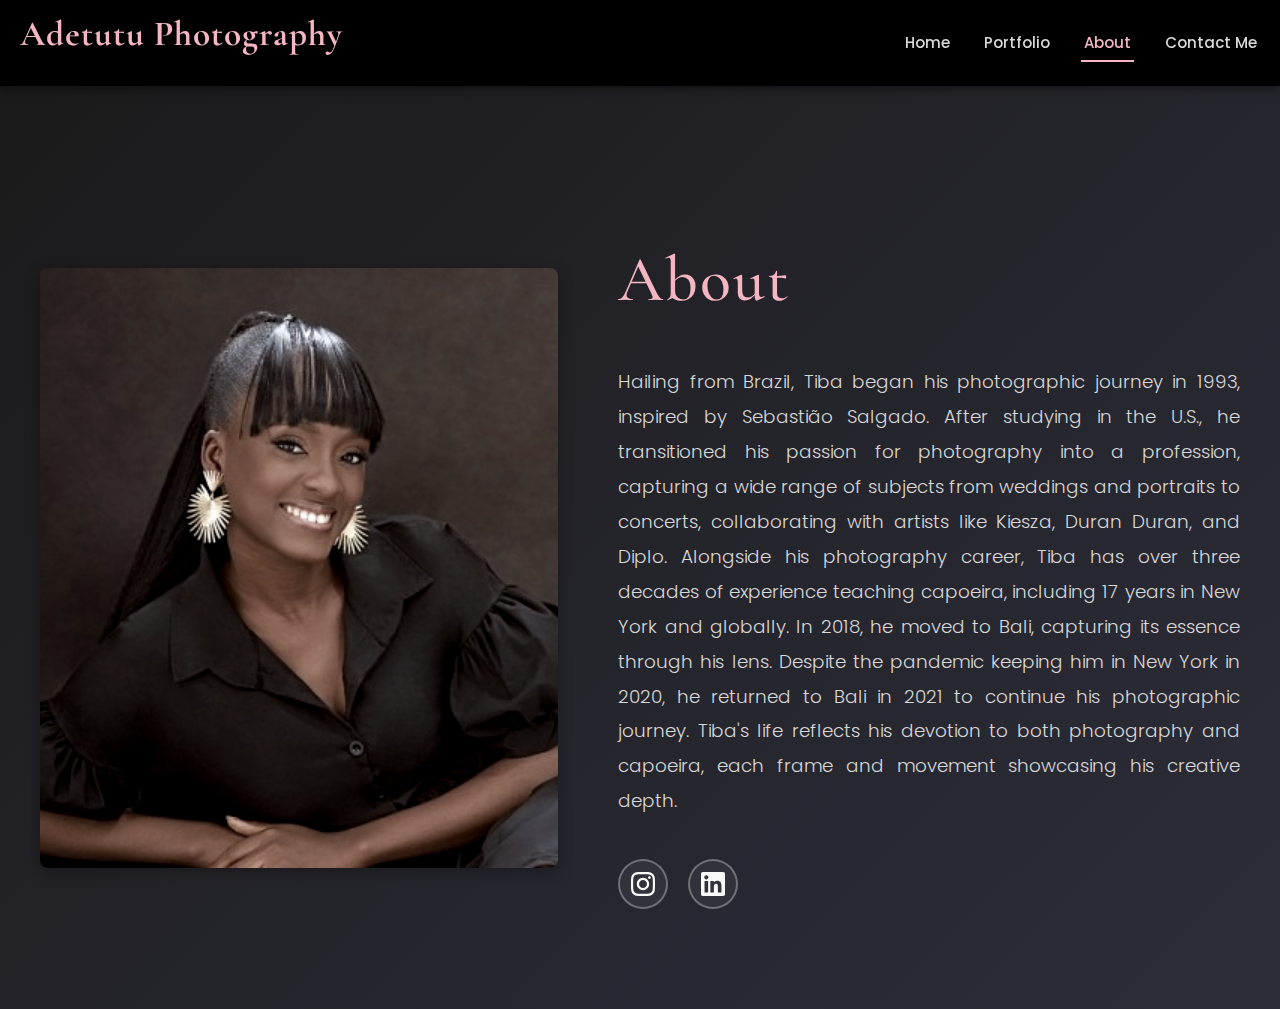
<file: about.html>
<!DOCTYPE html>
<html lang="en">
<head>
    <meta charset="UTF-8">
    <meta name="viewport" content="width=device-width, initial-scale=1.0">
    <title>About - Adetutu Photography</title>
    <link rel="stylesheet" href="about.css">
    <script src="about.js"></script>
    <link rel="preconnect" href="https://fonts.googleapis.com">
    <link rel="preconnect" href="https://fonts.gstatic.com" crossorigin>
    <link href="https://fonts.googleapis.com/css2?family=Cormorant+Garamond:wght@400;500;600;700&family=Poppins:wght@300;400;500;600&display=swap" rel="stylesheet">
</head>
<body>
    <header>
        <div class="header-container">
            <div class="logo-section">
                <h2>Adetutu Photography</h2>
            </div>
            <nav id="navbar" class="navbar">
                <ul>
                    <li><a class="nav-link" href="index.html">Home</a></li>
                    <li><a class="nav-link" href="index.html#portfolio">Portfolio</a></li>
                    <li><a class="nav-link active" href="about.html">About</a></li>
                    <li><a class="nav-link" href="contact.html">Contact Me</a></li>
                </ul>
            </nav>
            <div class="mobile-nav-toggle" id="mobile-nav-toggle">☰</div>
        </div>
    </header>

    <section class="about">
        <div class="about-container">
            <div class="about-image">
                <img src="img/42.jpeg" alt="Adetutu Adediran">
            </div>
            
            <div class="about-content">
                <h2>About</h2>
                <p>
                    Hailing from Brazil, Tiba began his photographic journey in 1993, inspired by Sebastião Salgado. 
                    After studying in the U.S., he transitioned his passion for photography into a profession, 
                    capturing a wide range of subjects from weddings and portraits to concerts, collaborating with 
                    artists like Kiesza, Duran Duran, and Diplo. Alongside his photography career, Tiba has over three 
                    decades of experience teaching capoeira, including 17 years in New York and globally. In 2018, 
                    he moved to Bali, capturing its essence through his lens. Despite the pandemic keeping him in 
                    New York in 2020, he returned to Bali in 2021 to continue his photographic journey. Tiba's life 
                    reflects his devotion to both photography and capoeira, each frame and movement showcasing 
                    his creative depth.
                </p>
                
                <div class="social-links">
                    <a href="https://www.instagram.com/hardetutu_g/" target="_blank" rel="noopener noreferrer" aria-label="Instagram">
                        <svg xmlns="http://www.w3.org/2000/svg" viewBox="0 0 24 24">
                            <path d="M12 2.163c3.204 0 3.584.012 4.85.07 3.252.148 4.771 1.691 4.919 4.919.058 1.265.069 1.645.069 4.849 0 3.205-.012 3.584-.069 4.849-.149 3.225-1.664 4.771-4.919 4.919-1.266.058-1.644.07-4.85.07-3.204 0-3.584-.012-4.849-.07-3.26-.149-4.771-1.699-4.919-4.92-.058-1.265-.07-1.644-.07-4.849 0-3.204.013-3.583.07-4.849.149-3.227 1.664-4.771 4.919-4.919 1.266-.057 1.645-.069 4.849-.069zm0-2.163c-3.259 0-3.667.014-4.947.072-4.358.2-6.78 2.618-6.98 6.98-.059 1.281-.073 1.689-.073 4.948 0 3.259.014 3.668.072 4.948.2 4.358 2.618 6.78 6.98 6.98 1.281.058 1.689.072 4.948.072 3.259 0 3.668-.014 4.948-.072 4.354-.2 6.782-2.618 6.979-6.98.059-1.28.073-1.689.073-4.948 0-3.259-.014-3.667-.072-4.947-.196-4.354-2.617-6.78-6.979-6.98-1.281-.059-1.69-.073-4.949-.073zm0 5.838c-3.403 0-6.162 2.759-6.162 6.162s2.759 6.163 6.162 6.163 6.162-2.759 6.162-6.163c0-3.403-2.759-6.162-6.162-6.162zm0 10.162c-2.209 0-4-1.79-4-4 0-2.209 1.791-4 4-4s4 1.791 4 4c0 2.21-1.791 4-4 4zm6.406-11.845c-.796 0-1.441.645-1.441 1.44s.645 1.44 1.441 1.44c.795 0 1.439-.645 1.439-1.44s-.644-1.44-1.439-1.44z"/>
                        </svg>
                    </a>
                    <a href="https://www.linkedin.com/in/adetutu-adediran/" target="_blank" rel="noopener noreferrer" aria-label="LinkedIn">
                        <svg xmlns="http://www.w3.org/2000/svg" viewBox="0 0 24 24">
                            <path d="M20.447 20.452h-3.554v-5.569c0-1.328-.027-3.037-1.852-3.037-1.853 0-2.136 1.445-2.136 2.939v5.667H9.351V9h3.414v1.561h.046c.477-.9 1.637-1.85 3.37-1.85 3.601 0 4.267 2.37 4.267 5.455v6.286zM5.337 7.433c-1.144 0-2.063-.926-2.063-2.065 0-1.138.92-2.063 2.063-2.063 1.14 0 2.064.925 2.064 2.063 0 1.139-.925 2.065-2.064 2.065zm1.782 13.019H3.555V9h3.564v11.452zM22.225 0H1.771C.792 0 0 .774 0 1.729v20.542C0 23.227.792 24 1.771 24h20.451C23.2 24 24 23.227 24 22.271V1.729C24 .774 23.2 0 22.222 0h.003z"/>
                        </svg>
                    </a>
                </div>
            </div>
        </div>
    </section>
</body>
</html>
</file>
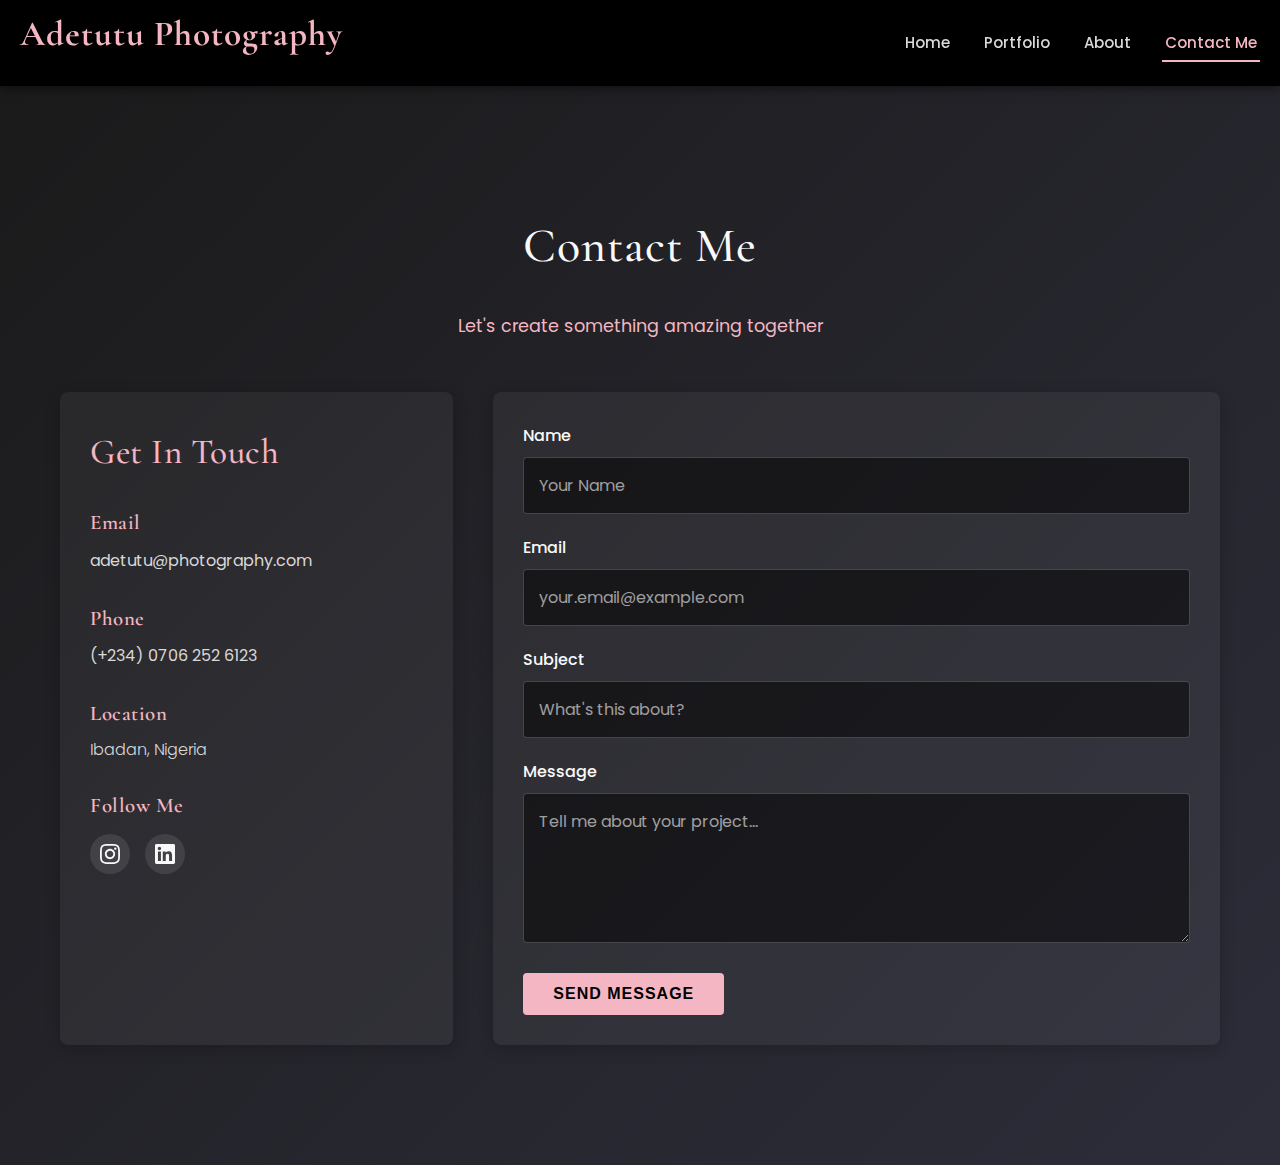
<file: contact.html>
<!DOCTYPE html>
<html lang="en">
<head>
    <meta charset="UTF-8">
    <meta name="viewport" content="width=device-width, initial-scale=1.0">
    <title>Contact - Adetutu Photography</title>
    <link rel="stylesheet" href="contact.css">
    <script src="contact.js"></script>
    <link rel="preconnect" href="https://fonts.googleapis.com">
    <link rel="preconnect" href="https://fonts.gstatic.com" crossorigin>
    <link href="https://fonts.googleapis.com/css2?family=Cormorant+Garamond:wght@400;500;600;700&family=Poppins:wght@300;400;500;600&display=swap" rel="stylesheet">
</head>
<body>
    <header>
        <div class="header-container">
            <div class="logo-section">
                <h2>Adetutu Photography</h2>
            </div>
            <nav id="navbar" class="navbar">
                <ul>
                    <li><a class="nav-link" href="index.html">Home</a></li>
                    <li><a class="nav-link" href="index.html#portfolio">Portfolio</a></li>
                    <li><a class="nav-link" href="about.html">About</a></li>
                    <li><a class="nav-link active" href="contact.html">Contact Me</a></li>
                </ul>
            </nav>
            <div class="mobile-nav-toggle" id="mobile-nav-toggle">☰</div>
        </div>
    </header>

    <section class="contact">
        <div class="contact-container">
            <div class="contact-header">
                <h2>Contact Me</h2>
                <p>Let's create something amazing together</p>
            </div>

            <div class="contact-content">
                <div class="contact-info">
                    <h3>Get In Touch</h3>
                    
                    <div class="info-item">
                        <h4>Email</h4>
                        <a href="mailto:adetutu@photography.com">adetutu@photography.com</a>
                    </div>

                    <div class="info-item">
                        <h4>Phone</h4>
                        <a href="tel:+2340706252612">(+234) 0706 252 6123</a>
                    </div>

                    <div class="info-item">
                        <h4>Location</h4>
                        <p>Ibadan, Nigeria</p>
                    </div>

                    <div class="info-item">
                        <h4>Follow Me</h4>
                        <div class="social-links-contact">
                            <a href="https://www.instagram.com/hardetutu_g/" target="_blank" rel="noopener noreferrer" aria-label="Instagram">
                                <svg xmlns="http://www.w3.org/2000/svg" viewBox="0 0 24 24">
                                    <path d="M12 2.163c3.204 0 3.584.012 4.85.07 3.252.148 4.771 1.691 4.919 4.919.058 1.265.069 1.645.069 4.849 0 3.205-.012 3.584-.069 4.849-.149 3.225-1.664 4.771-4.919 4.919-1.266.058-1.644.07-4.85.07-3.204 0-3.584-.012-4.849-.07-3.26-.149-4.771-1.699-4.919-4.92-.058-1.265-.07-1.644-.07-4.849 0-3.204.013-3.583.07-4.849.149-3.227 1.664-4.771 4.919-4.919 1.266-.057 1.645-.069 4.849-.069zm0-2.163c-3.259 0-3.667.014-4.947.072-4.358.2-6.78 2.618-6.98 6.98-.059 1.281-.073 1.689-.073 4.948 0 3.259.014 3.668.072 4.948.2 4.358 2.618 6.78 6.98 6.98 1.281.058 1.689.072 4.948.072 3.259 0 3.668-.014 4.948-.072 4.354-.2 6.782-2.618 6.979-6.98.059-1.28.073-1.689.073-4.948 0-3.259-.014-3.667-.072-4.947-.196-4.354-2.617-6.78-6.979-6.98-1.281-.059-1.69-.073-4.949-.073zm0 5.838c-3.403 0-6.162 2.759-6.162 6.162s2.759 6.163 6.162 6.163 6.162-2.759 6.162-6.163c0-3.403-2.759-6.162-6.162-6.162zm0 10.162c-2.209 0-4-1.79-4-4 0-2.209 1.791-4 4-4s4 1.791 4 4c0 2.21-1.791 4-4 4zm6.406-11.845c-.796 0-1.441.645-1.441 1.44s.645 1.44 1.441 1.44c.795 0 1.439-.645 1.439-1.44s-.644-1.44-1.439-1.44z"/>
                                </svg>
                            </a>
                            <a href="https://www.linkedin.com/in/adetutu-adediran/" target="_blank" rel="noopener noreferrer" aria-label="LinkedIn">
                                <svg xmlns="http://www.w3.org/2000/svg" viewBox="0 0 24 24">
                                    <path d="M20.447 20.452h-3.554v-5.569c0-1.328-.027-3.037-1.852-3.037-1.853 0-2.136 1.445-2.136 2.939v5.667H9.351V9h3.414v1.561h.046c.477-.9 1.637-1.85 3.37-1.85 3.601 0 4.267 2.37 4.267 5.455v6.286zM5.337 7.433c-1.144 0-2.063-.926-2.063-2.065 0-1.138.92-2.063 2.063-2.063 1.14 0 2.064.925 2.064 2.063 0 1.139-.925 2.065-2.064 2.065zm1.782 13.019H3.555V9h3.564v11.452zM22.225 0H1.771C.792 0 0 .774 0 1.729v20.542C0 23.227.792 24 1.771 24h20.451C23.2 24 24 23.227 24 22.271V1.729C24 .774 23.2 0 22.222 0h.003z"/>
                                </svg>
                            </a>
                        </div>
                    </div>
                </div>

                <div class="contact-form">
                    <div class="success-message" id="successMessage">
                        Thank you! Your message has been sent successfully.
                    </div>
                    
                    <form id="contactForm">
                        <div class="form-group">
                            <label for="name">Name</label>
                            <input type="text" id="name" name="name" placeholder="Your Name" required>
                        </div>

                        <div class="form-group">
                            <label for="email">Email</label>
                            <input type="email" id="email" name="email" placeholder="your.email@example.com" required>
                        </div>

                        <div class="form-group">
                            <label for="subject">Subject</label>
                            <input type="text" id="subject" name="subject" placeholder="What's this about?" required>
                        </div>

                        <div class="form-group">
                            <label for="message">Message</label>
                            <textarea id="message" name="message" placeholder="Tell me about your project..." required></textarea>
                        </div>

                        <button type="submit" class="submit-btn">Send Message</button>
                    </form>
                </div>
            </div>
        </div>
    </section>
</body>
</html>
</file>
<file: about.css>
/* about.css: MODIFIED */
* {
    margin: 0;
    padding: 0;
    box-sizing: border-box;
}

:root {
    --font-heading: 'Cormorant Garamond', serif;
    --font-body: 'Poppins', sans-serif;
    --color-text: #f9f9f9;
    --color-muted: #d8d8d8;
    --accent-color: #f4b6c2;
    --color-background-dark: #1a1a1a;
    --color-background-light: #2d2d3a;
}

body {
    font-family: var(--font-body);
    overflow-x: hidden;
    background: linear-gradient(135deg, var(--color-background-dark) 0%, var(--color-background-light) 100%);
    color: var(--color-text);
    line-height: 1.7;
    font-size: clamp(0.95rem, 2vw, 1.1rem);
    margin: 0;
    padding: 0;
}

h1, h2, h3, h4, h5, h6 {
    font-family: var(--font-heading);
    margin: 0 0 0.5em;
    letter-spacing: 0.5px;
}

h2 {
    font-size: clamp(1.8rem, 4vw, 3rem);
    font-weight: 500;
    letter-spacing: 1px;
}

p {
    font-family: var(--font-body);
    font-weight: 300;
    font-size: clamp(1rem, 2.5vw, 1.2rem);
    margin-bottom: 1.5rem;
    color: var(--color-muted);
}

/* Header */
header {
    position: sticky;
    top: 0;
    width: 100%;
    background: #000000;
    z-index: 997;
    height: 86px;
    box-shadow: 0 2px 10px rgba(0, 0, 0, 0.5);
}

.header-container {
    width: 100%;
    display: flex;
    justify-content: space-between;
    align-items: center;
    height: 100%;
    max-width: 1400px;
    padding: 0 20px;
    margin: 0 auto;
}

.logo-section h2 {
    font-size: clamp(1.5rem, 3vw, 2.2rem);
    color: var(--accent-color);
    font-weight: 700;
}

.navbar ul {
    list-style: none;
    display: flex;
    margin: 0;
    padding: 0;
    align-items: center; 
}

.navbar li {
    position: relative;
    white-space: nowrap;
    padding: 10px 0 10px 28px; 
}

.nav-link {
    display: block;
    padding: 0 3px; 
    font-family: var(--font-body);
    font-weight: 500;
    color: var(--color-muted); 
    font-size: 15px; 
    position: relative;
    transition: color 0.3s;
    text-decoration: none;
}

.nav-link::after {
    content: '';
    position: absolute;
    width: 100%;
    height: 2px;
    background-color: var(--accent-color);
    bottom: -6px;
    left: 0;
    visibility: hidden;
    transform: scaleX(0);
    transition: all 0.3s ease-in-out 0s;
    transform-origin: center;
}

.nav-link:hover, .nav-link.active {
    color: var(--accent-color);
}

.nav-link:hover::after, .nav-link.active::after {
    visibility: visible;
    transform: scaleX(1);
}

.mobile-nav-toggle {
    color: var(--color-text);
    font-size: 1.8rem;
    cursor: pointer;
    line-height: 0;
    display: none;
    z-index: 999;
}

/* Mobile Navigation */
@media (max-width: 992px) {
    .navbar {
        position: fixed;
        top: 86px;
        right: -100%;
        width: 300px;
        height: 100vh;
        background: rgba(0, 0, 0, 0.95);
        transition: 0.3s;
        padding: 20px;
        z-index: 998;
    }

    .navbar-mobile {
        right: 0;
    }

    .navbar ul {
        flex-direction: column;
        align-items: flex-start;
    }

    .navbar li {
        margin: 0 0 15px 0;
        width: 100%;
        padding: 0;
    }

    .nav-link {
        padding: 10px 0;
        color: var(--color-muted);
    }
    
    .nav-link::after {
        width: 30px;
        bottom: 0;
        left: 0;
    }

    .mobile-nav-toggle {
        display: block;
    }
}

/* About Section */
.about {
    padding: 140px 20px 100px;
    min-height: 100vh;
    display: flex;
    align-items: center;
    justify-content: center;
}

.about-container {
    max-width: 1200px;
    width: 100%;
    display: grid;
    grid-template-columns: 1fr 1.2fr;
    gap: 60px;
    align-items: center;
}

.about-image {
    position: relative;
    width: 100%;
    height: 600px;
    overflow: hidden;
    border-radius: 8px;
    box-shadow: 0 4px 15px rgba(0, 0, 0, 0.3);
}

.about-image img {
    width: 100%;
    height: 100%;
    object-fit: cover;
    filter: grayscale(50%) contrast(1.1);
    transition: filter 0.4s ease;
}

.about-image:hover img {
    filter: grayscale(0%) contrast(1.2);
}

.about-content {
    color: var(--color-text);
}

.about-content h2 {
    font-size: clamp(2.5rem, 5vw, 4rem);
    font-weight: 500;
    margin-bottom: 30px;
    letter-spacing: 2px;
    color: var(--accent-color);
}

.about-content p {
    font-size: clamp(1rem, 1.5vw, 1.15rem);
    line-height: 1.9;
    color: var(--color-muted);
    font-weight: 300;
    margin-bottom: 40px;
    text-align: justify;
}

.social-links {
    display: flex;
    gap: 20px;
    margin-top: 40px;
}

.social-links a {
    width: 50px;
    height: 50px;
    border: 2px solid rgba(255, 255, 255, 0.3);
    border-radius: 50%;
    display: flex;
    align-items: center;
    justify-content: center;
    color: var(--color-text);
    font-size: 24px;
    text-decoration: none;
    transition: all 0.3s ease;
    background: rgba(255, 255, 255, 0.05);
}

.social-links a:hover {
    border-color: var(--accent-color);
    background: var(--accent-color);
    transform: translateY(-3px);
}

.social-links svg {
    width: 24px;
    height: 24px;
    fill: var(--color-text);
    transition: fill 0.3s;
}

.social-links a:hover svg {
    fill: #000000;
}

/* Responsive */
@media (max-width: 991px) {
    .header-container {
        padding: 0 20px;
    }
}

@media (max-width: 968px) {
    .about-container {
        grid-template-columns: 1fr;
        gap: 40px;
        /* NEW: Reverse the order for the single-column layout, putting the image first */
        display: flex;
        flex-direction: column;
    }

    .about-image {
        height: 500px;
        /* NEW: Ensure image is the first item in the flex container */
        order: 1;
    }
    
    .about-content {
        /* NEW: Ensure content is the second item in the flex container */
        order: 2;
    }

    .about {
        padding: 120px 20px 80px;
    }
}

@media (max-width: 640px) {
    .about-image {
        height: 400px;
    }

    .about {
        padding: 100px 15px 60px;
    }

    .about-content h2 {
        margin-bottom: 20px;
    }

    .about-content p {
        margin-bottom: 30px;
    }

    .social-links {
        margin-top: 30px;
    }

    .social-links a {
        width: 45px;
        height: 45px;
    }

    .header-container {
        padding: 0 15px;
    }
}

/* Animation */
@keyframes fadeInLeft {
    from {
        opacity: 0;
        transform: translateX(-50px);
    }
    to {
        opacity: 1;
        transform: translateX(0);
    }
}

@keyframes fadeInRight {
    from {
        opacity: 0;
        transform: translateX(50px);
    }
    to {
        opacity: 1;
        transform: translateX(0);
    }
}

.about-image {
    animation: fadeInLeft 1s ease-out;
}

.about-content {
    animation: fadeInRight 1s ease-out 0.2s backwards;
}
</file>
<file: contact.css>
* {
    margin: 0;
    padding: 0;
    box-sizing: border-box;
}

:root {
    --font-heading: 'Cormorant Garamond', serif;
    --font-body: 'Poppins', sans-serif;
    --color-text: #f9f9f9;
    --color-muted: #d8d8d8;
    --accent-color: #f4b6c2;
    --color-background-dark: #1a1a1a;
    --color-background-light: #2d2d3a;
}

body {
    font-family: var(--font-body);
    overflow-x: hidden;
    background: linear-gradient(135deg, var(--color-background-dark) 0%, var(--color-background-light) 100%);
    color: var(--color-text);
    line-height: 1.7;
    font-size: clamp(0.95rem, 2vw, 1.1rem);
    margin: 0;
    padding: 0;
    min-height: 100vh;
}

h1, h2, h3, h4, h5, h6 {
    font-family: var(--font-heading);
    margin: 0 0 0.5em;
    letter-spacing: 0.5px;
}

h2 {
    font-size: clamp(1.8rem, 4vw, 3rem);
    font-weight: 500;
    letter-spacing: 1px;
}

h3 {
    font-size: clamp(1.5rem, 3vw, 2.2rem);
    font-weight: 500;
    color: var(--accent-color);
    margin-bottom: 1.5rem;
}

h4 {
    font-size: clamp(1.1rem, 2.5vw, 1.3rem);
    font-weight: 600;
    margin-bottom: 0.2rem;
}

p {
    font-family: var(--font-body);
    font-weight: 300;
    font-size: clamp(1rem, 2.5vw, 1.2rem);
    margin-bottom: 1.5rem;
    color: var(--color-muted);
}

a {
    color: var(--color-text);
    text-decoration: none;
    transition: color 0.3s;
}

a:hover {
    color: var(--accent-color);
}

/* Header */
header {
    position: sticky;
    top: 0;
    width: 100%;
    background: #000000;
    z-index: 997;
    height: 86px;
    box-shadow: 0 2px 10px rgba(0, 0, 0, 0.5);
}

.header-container {
    width: 100%;
    display: flex;
    justify-content: space-between;
    align-items: center;
    height: 100%;
    max-width: 1400px;
    padding: 0 20px;
    margin: 0 auto;
}

.logo-section h2 {
    font-size: clamp(1.5rem, 3vw, 2.2rem);
    color: var(--accent-color);
    font-weight: 700;
}

.navbar ul {
    list-style: none;
    display: flex;
    margin: 0;
    padding: 0;
    align-items: center; 
}

.navbar li {
    position: relative;
    white-space: nowrap;
    padding: 10px 0 10px 28px; 
}

.nav-link {
    display: block;
    padding: 0 3px; 
    font-family: var(--font-body);
    font-weight: 500;
    color: var(--color-muted); 
    font-size: 15px; 
    position: relative;
    transition: color 0.3s;
    text-decoration: none;
}

.nav-link::after {
    content: '';
    position: absolute;
    width: 100%;
    height: 2px;
    background-color: var(--accent-color);
    bottom: -6px;
    left: 0;
    visibility: hidden;
    transform: scaleX(0);
    transition: all 0.3s ease-in-out 0s;
    transform-origin: center;
}

.nav-link:hover, .nav-link.active {
    color: var(--accent-color);
}

.nav-link:hover::after, .nav-link.active::after {
    visibility: visible;
    transform: scaleX(1);
}

.mobile-nav-toggle {
    color: var(--color-text);
    font-size: 1.8rem;
    cursor: pointer;
    line-height: 0;
    display: none;
    z-index: 999;
}

/* Mobile Navigation */
@media (max-width: 992px) {
    .navbar {
        position: fixed;
        top: 86px;
        right: -100%;
        width: 300px;
        height: 100vh;
        background: rgba(0, 0, 0, 0.95);
        transition: 0.3s;
        padding: 20px;
        z-index: 998;
    }

    .navbar-mobile {
        right: 0;
    }

    .navbar ul {
        flex-direction: column;
        align-items: flex-start;
    }

    .navbar li {
        margin: 0 0 15px 0;
        width: 100%;
        padding: 0;
    }

    .nav-link {
        padding: 10px 0;
        color: var(--color-muted);
    }
    
    .nav-link::after {
        width: 30px;
        bottom: 0;
        left: 0;
    }

    .mobile-nav-toggle {
        display: block;
    }
}

/* Contact Section */
.contact {
    padding: 120px 0;
    min-height: calc(100vh - 86px);
}

.contact-container {
    max-width: 1200px;
    margin: 0 auto;
    padding: 0 20px;
}

.contact-header {
    text-align: center;
    margin-bottom: 50px;
}

.contact-header p {
    color: var(--accent-color);
    font-weight: 400;
    font-size: 1.1rem;
}

.contact-content {
    display: flex;
    gap: 40px;
    flex-wrap: wrap;
}

.contact-info {
    flex: 1;
    min-width: 300px;
    padding: 30px;
    background: rgba(255, 255, 255, 0.05);
    border-radius: 8px;
    box-shadow: 0 4px 15px rgba(0, 0, 0, 0.2);
}

.info-item {
    margin-bottom: 25px;
}

.info-item h4 {
    color: var(--accent-color);
    margin-bottom: 5px;
}

.info-item a, .info-item p {
    color: var(--color-muted);
    font-size: 1rem;
    margin: 0;
    word-break: break-all;
}

.social-links-contact {
    display: flex;
    gap: 15px;
    margin-top: 10px;
}

.social-links-contact a {
    width: 40px;
    height: 40px;
    border-radius: 50%;
    display: flex;
    align-items: center;
    justify-content: center;
    background: rgba(255, 255, 255, 0.1);
    transition: background-color 0.3s;
}

.social-links-contact a:hover {
    background: var(--accent-color);
}

.social-links-contact svg {
    width: 20px;
    height: 20px;
    fill: var(--color-text);
    transition: fill 0.3s;
}

.social-links-contact a:hover svg {
    fill: #000000;
}

.contact-form {
    flex: 2;
    min-width: 350px;
    padding: 30px;
    background: rgba(255, 255, 255, 0.05);
    border-radius: 8px;
    box-shadow: 0 4px 15px rgba(0, 0, 0, 0.2);
}

/* Form Styling */
.form-group {
    margin-bottom: 20px;
}

.form-group label {
    display: block;
    margin-bottom: 8px;
    font-weight: 500;
    color: var(--color-text);
    font-size: 1rem;
}

.form-group input[type="text"],
.form-group input[type="email"],
.form-group textarea {
    width: 100%;
    padding: 15px;
    border: 1px solid rgba(255, 255, 255, 0.2);
    border-radius: 4px;
    background: rgba(0, 0, 0, 0.5);
    color: var(--color-text);
    font-family: var(--font-body);
    font-size: 1rem;
    transition: border-color 0.3s, background-color 0.3s;
}

.form-group input::placeholder,
.form-group textarea::placeholder {
    color: var(--color-muted);
    opacity: 0.7;
}

.form-group input:focus,
.form-group textarea:focus {
    border-color: var(--accent-color);
    background: rgba(0, 0, 0, 0.7);
    outline: none;
}

.form-group textarea {
    resize: vertical;
    min-height: 150px;
}

.submit-btn {
    display: inline-block;
    padding: 12px 30px;
    border: none;
    border-radius: 4px;
    background: var(--accent-color);
    color: #000000;
    font-size: 1rem;
    font-weight: 600;
    cursor: pointer;
    transition: background-color 0.3s, transform 0.1s;
    text-transform: uppercase;
    letter-spacing: 1px;
}

.submit-btn:hover {
    background: #e6a7b3;
}

.submit-btn:active {
    transform: translateY(1px);
}

.success-message {
    padding: 15px;
    margin-bottom: 20px;
    background-color: #4CAF50;
    color: var(--color-text);
    border-radius: 4px;
    text-align: center;
    font-weight: 500;
    display: none;
    animation: fadeIn 0.5s;
}

@keyframes fadeIn {
    from { opacity: 0; }
    to { opacity: 1; }
}

/* Responsive Adjustments */
@media (max-width: 768px) {
    .contact-content {
        flex-direction: column;
        gap: 30px;
    }
    
    .contact-info, .contact-form {
        min-width: 100%;
    }
}
</file>
